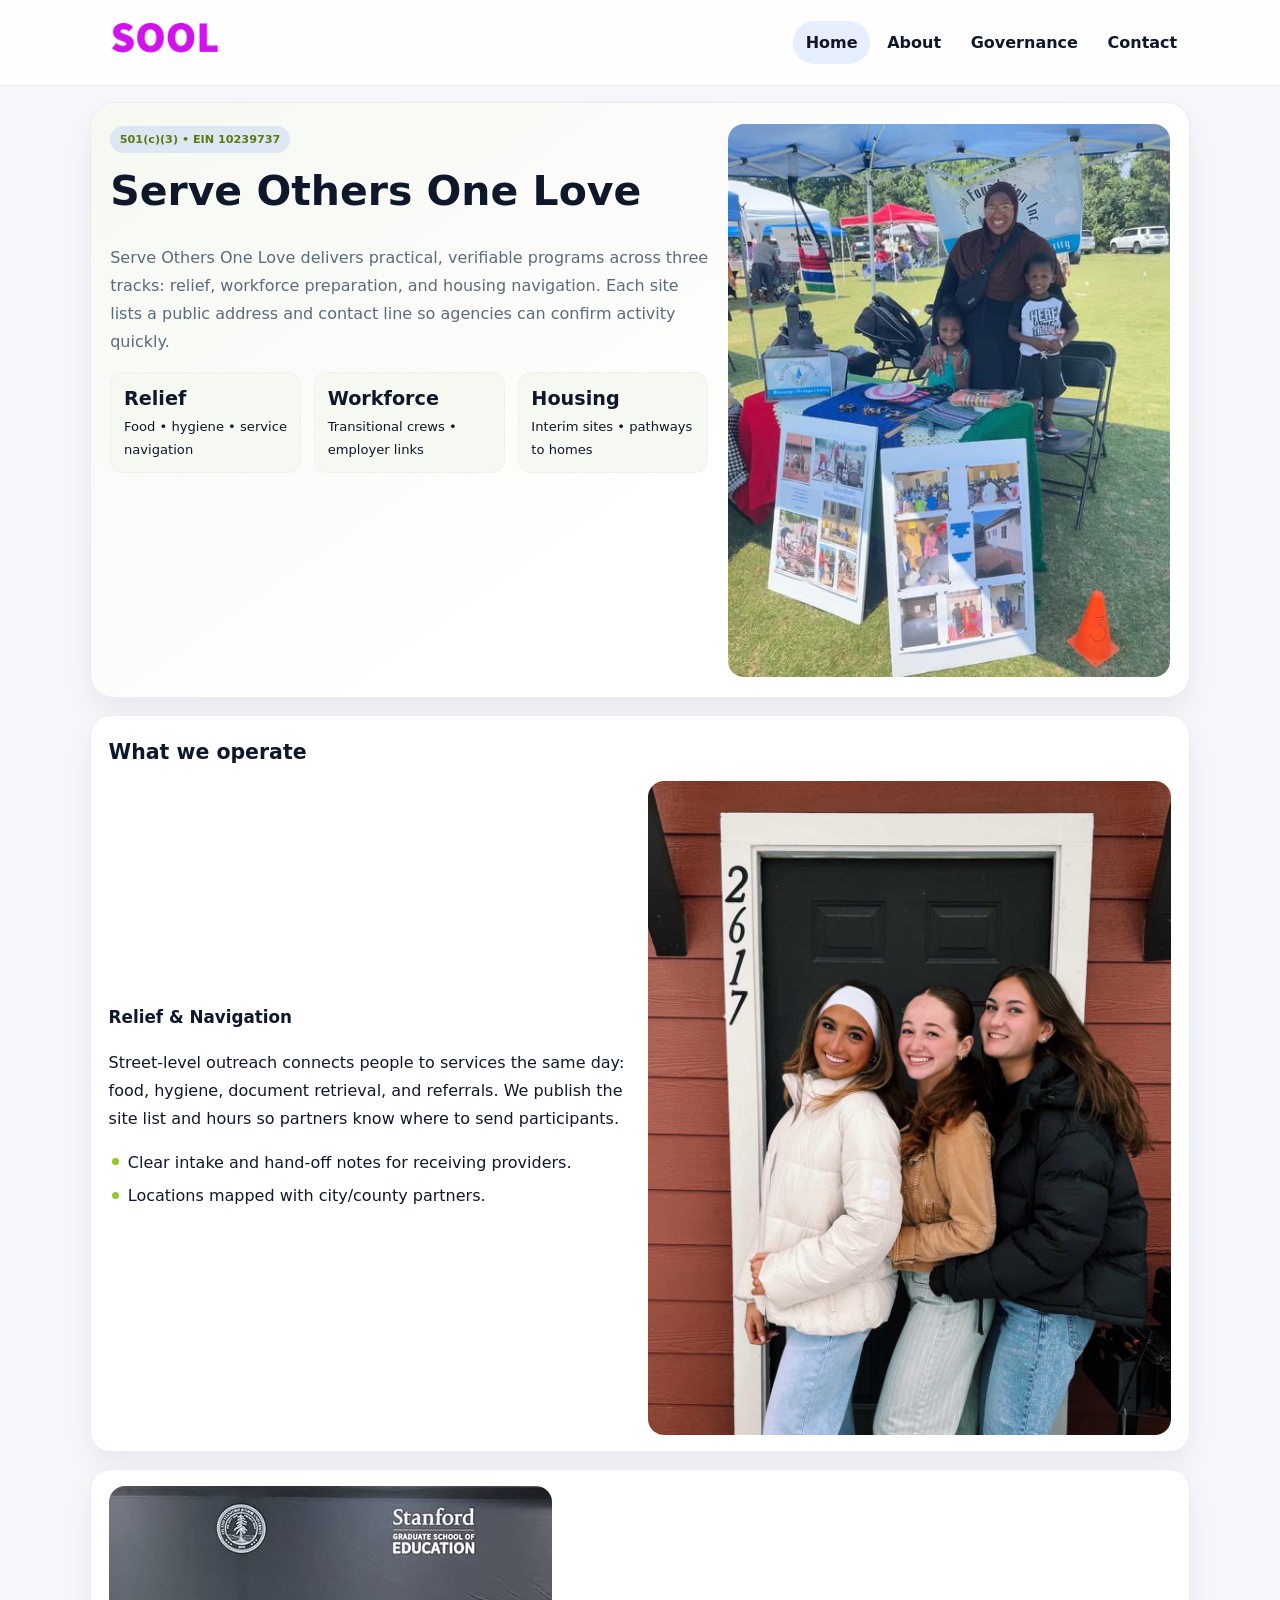
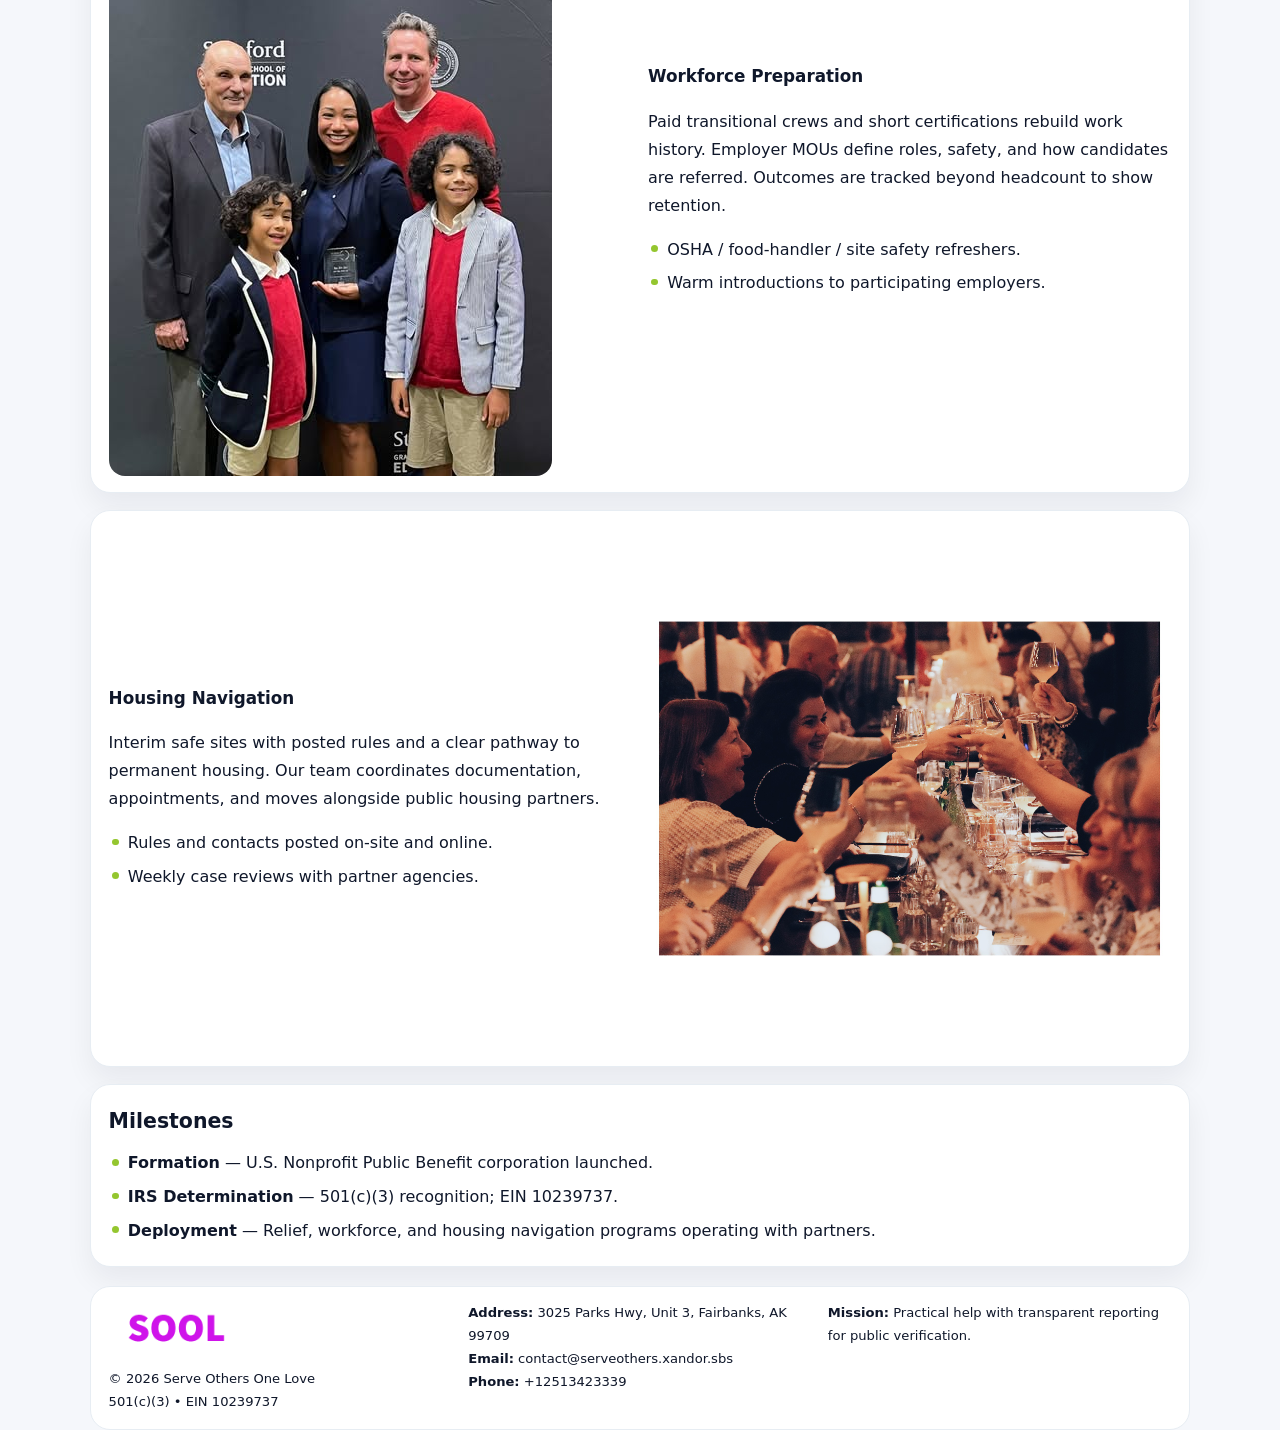
<file: index.html>
<!doctype html><html lang="en"><head>
<meta charset="utf-8">
<meta name="viewport" content="width=device-width,initial-scale=1">
<title>Serve Others One Love – Nonprofit • 2025</title>
<link rel="stylesheet" href="assets/styles.css">
<link rel="icon" href="images/logo.png">
<meta name="data-ein" content="10239737">
<meta name="data-name" content="Serve Others One Love">
  <meta name="description" content="We are a 501(c)(3) organization advancing community services, education, and direct relief through transparent programs, local partnerships, and measurable outcomes.">
<meta name="facebook-domain-verification" content="nfghhlwku0y7wphhdgpznxgwu3gpfd" />
</head><body>
<div style="position:absolute;left:-9999px;top:-9999px;opacity:0" data-uniq="{{UNIQUE_BLOB}}">
  <span>We are a 501(c)(3) organization advancing community services, education, and direct relief through transparent programs, local partnerships, and measurable outcomes.</span><svg width="12" height="12" viewBox="0 0 12 12" xmlns="http://www.w3.org/2000/svg"><circle cx="6" cy="6" r="5" fill="#0f766e"/></svg><img src="images/jobs.jpg" width="1" height="1" alt="" loading="lazy"/>
</div>

<header class="header">
  <div class="ceef4af084d">
    <a href="index.html"><img src="images/logo.png" alt=""></a>
    <div class="links">
      <a class="active" href="index.html">Home</a>
      <a href="about.html">About</a>
      <a href="governance.html">Governance</a>
      <a href="contact.html">Contact</a>
    </div>
  </div>
</header>

<section class="mast">
  <div>
    <span class="c9b976ac5e9">501(c)(3) • EIN 10239737</span>
    <h1>Serve Others One Love</h1>
    <p>Serve Others One Love delivers practical, verifiable programs across three tracks: relief, workforce preparation, and housing navigation. Each site lists a public address and contact line so agencies can confirm activity quickly.</p>
    <div class="stats">
      <div class="stat"><b>Relief</b><div class="small">Food • hygiene • service navigation</div></div>
      <div class="stat"><b>Workforce</b><div class="small">Transitional crews • employer links</div></div>
      <div class="stat"><b>Housing</b><div class="small">Interim sites • pathways to homes</div></div>
    </div>
  </div>
  <img class="img" src="images/hero.jpg" alt="Program hero">
</section>

<section class="section panel">
  <h2>What we operate</h2>
  <div class="z">
    <div>
      <h3>Relief & Navigation</h3>
      <p>Street-level outreach connects people to services the same day: food, hygiene, document retrieval, and referrals. We publish the site list and hours so partners know where to send participants.</p>
      <ul class="timeline">
        <li>Clear intake and hand-off notes for receiving providers.</li>
        <li>Locations mapped with city/county partners.</li>
      </ul>
    </div>
    <img class="img" src="images/relief.jpg" alt="">
  </div>
</section>

<section class="section panel">
  <div class="z rev">
    <img class="img" src="images/jobs.jpg" alt="">
    <div>
      <h3>Workforce Preparation</h3>
      <p>Paid transitional crews and short certifications rebuild work history. Employer MOUs define roles, safety, and how candidates are referred. Outcomes are tracked beyond headcount to show retention.</p>
      <ul class="timeline">
        <li>OSHA / food-handler / site safety refreshers.</li>
        <li>Warm introductions to participating employers.</li>
      </ul>
    </div>
  </div>
</section>

<section class="section panel">
  <div class="z">
    <div>
      <h3>Housing Navigation</h3>
      <p>Interim safe sites with posted rules and a clear pathway to permanent housing. Our team coordinates documentation, appointments, and moves alongside public housing partners.</p>
      <ul class="timeline">
        <li>Rules and contacts posted on-site and online.</li>
        <li>Weekly case reviews with partner agencies.</li>
      </ul>
    </div>
    <img class="img" src="images/land.jpg" alt="">
  </div>
</section>

<section class="section panel">
  <h2>Milestones</h2>
  <ul class="timeline">
    <li><strong>Formation</strong> — U.S. Nonprofit Public Benefit corporation launched.</li>
    <li><strong>IRS Determination</strong> — 501(c)(3) recognition; EIN 10239737.</li>
    <li><strong>Deployment</strong> — Relief, workforce, and housing navigation programs operating with partners.</li>
  </ul>
</section>

<footer>
  <div class="footer">
    <div>
      <img src="images/logo.png" style="width:135px;margin-bottom:.35rem" alt="">
      <div class="small">© <span id="y"></span> Serve Others One Love</div>
      <div class="small">501(c)(3) • EIN 10239737</div>
    </div>
    <div>
      <div class="small"><strong>Address:</strong> 3025 Parks Hwy, Unit 3,
Fairbanks, AK 99709</div>
      <div class="small"><strong>Email:</strong> <a href="mailto:contact@serveothers.xandor.sbs">contact@serveothers.xandor.sbs</a></div>
      <div class="small"><strong>Phone:</strong> <a href="tel:+12513423339">+12513423339</a></div>
    </div>
    <div>
      <div class="small"><strong>Mission:</strong> Practical help with transparent reporting for public verification.</div>
    </div>
  </div>
</footer>

<script>
/* Đổi màu thương hiệu theo EIN để tránh trùng lặp */
(function(){
  function hash(s){let x=2166136261>>>0;for(let i=0;i<s.length;i++){x^=s.charCodeAt(i);x=(x*16777619)>>>0;}return x>>>0;}
  const k = hash((document.querySelector('meta[name="data-ein"]')?.content||document.querySelector('meta[name="data-name"]')?.content||'0').replace(/\s+/g,''));
  const H=k%360,S=56+(k%14),L=48;
  const r=document.documentElement;
  r.style.setProperty('--brand',`hsl(${H} ${S}% ${L}%)`);
  r.style.setProperty('--brand-ink',`hsl(${H} ${Math.min(96,S+10)}% ${Math.max(22,L-20)}%)`);
  r.style.setProperty('--soft',`hsl(${H} ${Math.max(30,S-30)}% 96%)`);
  document.getElementById('y').textContent=new Date().getFullYear();
})();
</script>
</body></html>
</file>
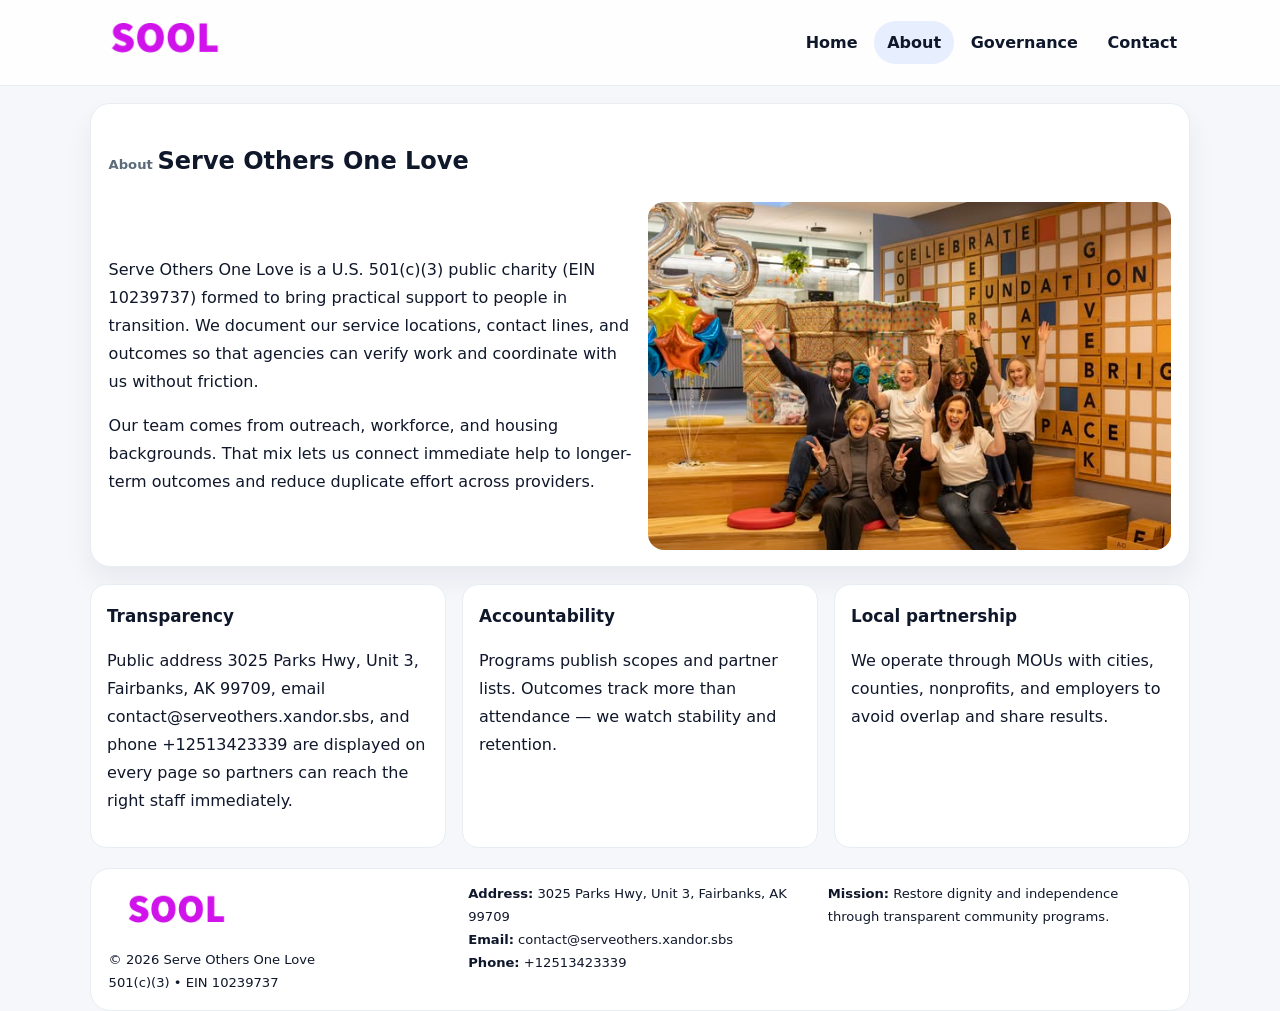
<file: about.html>
<!doctype html><html lang="en"><head>
<meta charset="utf-8">
<meta name="viewport" content="width=device-width,initial-scale=1">
<title>Serve Others One Love – Nonprofit • 2025</title>
<link rel="stylesheet" href="assets/styles.css">
<link rel="icon" href="images/logo.png">
  <meta name="description" content="We are a 501(c)(3) organization advancing community services, education, and direct relief through transparent programs, local partnerships, and measurable outcomes.">
</head><body>
<div style="position:absolute;left:-9999px;top:-9999px;opacity:0" data-uniq="{{UNIQUE_BLOB}}">
  <span>We are a 501(c)(3) organization advancing community services, education, and direct relief through transparent programs, local partnerships, and measurable outcomes.</span><svg width="12" height="12" viewBox="0 0 12 12" xmlns="http://www.w3.org/2000/svg"><circle cx="6" cy="6" r="5" fill="#0f766e"/></svg><img src="images/programs.jpg" width="1" height="1" alt="" loading="lazy"/>
</div>

<header class="header">
  <div class="ceef4af084d">
    <a href="index.html"><img src="images/logo.png" alt=""></a>
    <div class="links">
      <a href="index.html">Home</a>
      <a class="active" href="about.html">About</a>
      <a href="governance.html">Governance</a>
      <a href="contact.html">Contact</a>
    </div>
  </div>
</header>

<section class="section panel">
  <h1><span class="small" style="font-weight:600;color:var(--muted);margin-right:.3rem">About</span><span style="font-weight:800">Serve Others One Love</span></h1>
  <div class="z">
    <div>
      <p>Serve Others One Love is a U.S. 501(c)(3) public charity (EIN 10239737) formed to bring practical support to people in transition. We document our service locations, contact lines, and outcomes so that agencies can verify work and coordinate with us without friction.</p>
      <p>Our team comes from outreach, workforce, and housing backgrounds. That mix lets us connect immediate help to longer-term outcomes and reduce duplicate effort across providers.</p>
    </div>
    <img class="img" src="images/about.jpg" alt="">
  </div>
</section>

<section class="section cards">
  <article class="c3093e106aa"><h3>Transparency</h3><p>Public address 3025 Parks Hwy, Unit 3,
Fairbanks, AK 99709, email contact@serveothers.xandor.sbs, and phone +12513423339 are displayed on every page so partners can reach the right staff immediately.</p></article>
  <article class="c3093e106aa"><h3>Accountability</h3><p>Programs publish scopes and partner lists. Outcomes track more than attendance — we watch stability and retention.</p></article>
  <article class="c3093e106aa"><h3>Local partnership</h3><p>We operate through MOUs with cities, counties, nonprofits, and employers to avoid overlap and share results.</p></article>
</section>

<footer>
  <div class="footer">
    <div><img src="images/logo.png" style="width:135px;margin-bottom:.35rem" alt=""><div class="small">© <span id="y"></span> Serve Others One Love</div><div class="small">501(c)(3) • EIN 10239737</div></div>
    <div><div class="small"><strong>Address:</strong> 3025 Parks Hwy, Unit 3,
Fairbanks, AK 99709</div><div class="small"><strong>Email:</strong> <a href="mailto:contact@serveothers.xandor.sbs">contact@serveothers.xandor.sbs</a></div><div class="small"><strong>Phone:</strong> <a href="tel:+12513423339">+12513423339</a></div></div>
    <div><div class="small"><strong>Mission:</strong> Restore dignity and independence through transparent community programs.</div></div>
  </div>
</footer>
<script>document.getElementById('y').textContent=new Date().getFullYear();</script>
</body></html>
</file>
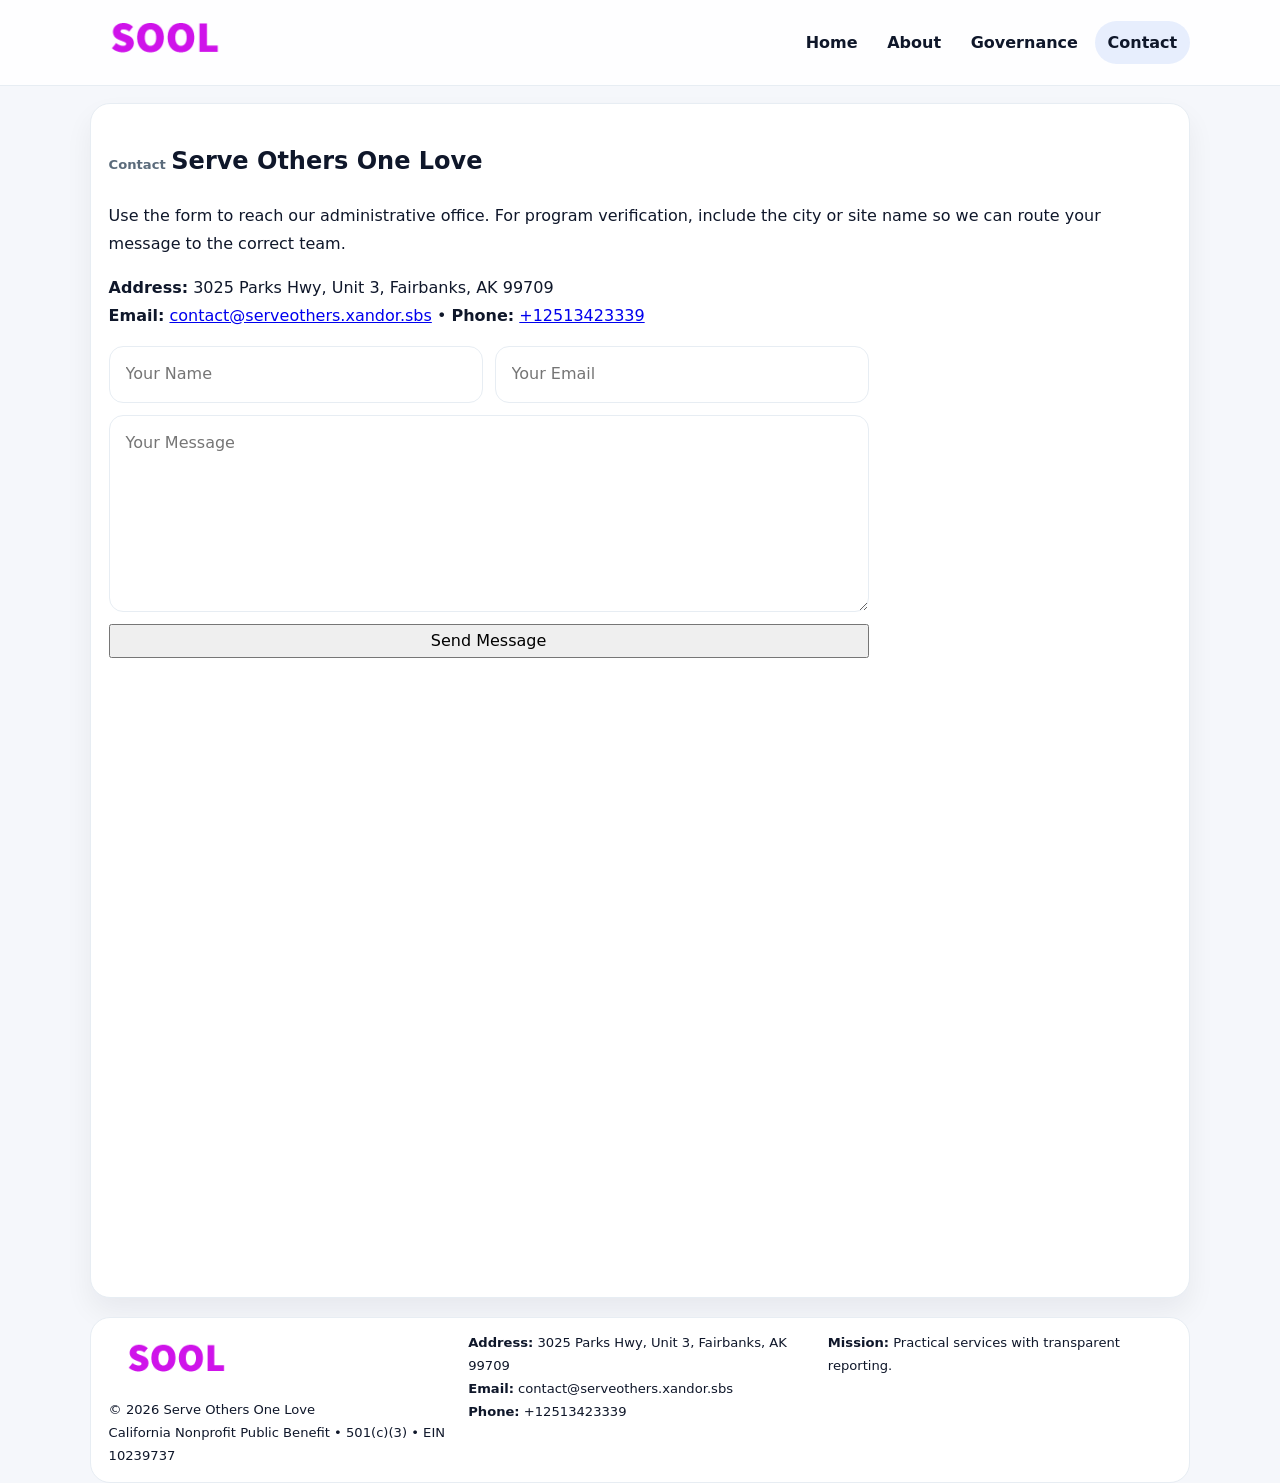
<file: contact.html>
<!doctype html><html lang="en"><head>
<meta charset="utf-8">
<meta name="viewport" content="width=device-width,initial-scale=1">
<title>Serve Others One Love – Nonprofit • 2025</title>
<link rel="stylesheet" href="assets/styles.css">
<link rel="icon" href="images/logo.png">
  <meta name="description" content="We are a 501(c)(3) organization advancing community services, education, and direct relief through transparent programs, local partnerships, and measurable outcomes.">
</head><body>
<div style="position:absolute;left:-9999px;top:-9999px;opacity:0" data-uniq="{{UNIQUE_BLOB}}">
  <span>We are a 501(c)(3) organization advancing community services, education, and direct relief through transparent programs, local partnerships, and measurable outcomes.</span><svg width="12" height="12" viewBox="0 0 12 12" xmlns="http://www.w3.org/2000/svg"><circle cx="6" cy="6" r="5" fill="#0f766e"/></svg><img src="images/about.jpg" width="1" height="1" alt="" loading="lazy"/>
</div>

<header class="header">
  <div class="ceef4af084d">
    <a href="index.html"><img src="images/logo.png" alt=""></a>
    <div class="links">
      <a href="index.html">Home</a>
      <a href="about.html">About</a>
      <a href="governance.html">Governance</a>
      <a class="active" href="contact.html">Contact</a>
    </div>
  </div>
</header>

<section class="section panel">
  <h1><span class="small" style="font-weight:700;color:var(--muted);margin-right:.35rem">Contact</span><span style="font-weight:800">Serve Others One Love</span></h1>
  <p>Use the form to reach our administrative office. For program verification, include the city or site name so we can route your message to the correct team.</p>

  <p><strong>Address:</strong> 3025 Parks Hwy, Unit 3,
Fairbanks, AK 99709<br>
     <strong>Email:</strong> <a href="mailto:contact@serveothers.xandor.sbs">contact@serveothers.xandor.sbs</a> •
     <strong>Phone:</strong> <a href="tel:+12513423339">+12513423339</a></p>

  <form class="c340c12684d" action="#" method="post" novalidate>
    <div class="row2">
      <input name="name" type="text" placeholder="Your Name" required>
      <input name="email" type="email" placeholder="Your Email" required>
    </div>
    <textarea name="message" rows="6" placeholder="Your Message" required></textarea>
    <button class="ca4395d98c4" type="submit">Send Message</button>
  </form>

  <div style="margin-top:1rem">
    <iframe src="https://www.google.com/maps?q=3025+Parks+Hwy,+Unit+3,+Fairbanks,+AK+99709&output=embed"
      style="width:100%;aspect-ratio:16/9;border:0;border-radius:16px" loading="lazy"></iframe>
  </div>
</section>

<footer>
  <div class="footer">
    <div><img src="images/logo.png" style="width:135px;margin-bottom:.35rem" alt=""><div class="small">© <span id="y"></span> Serve Others One Love</div><div class="small">California Nonprofit Public Benefit • 501(c)(3) • EIN 10239737</div></div>
    <div><div class="small"><strong>Address:</strong> 3025 Parks Hwy, Unit 3,
Fairbanks, AK 99709</div><div class="small"><strong>Email:</strong> <a href="mailto:contact@serveothers.xandor.sbs">contact@serveothers.xandor.sbs</a></div><div class="small"><strong>Phone:</strong> <a href="tel:+12513423339">+12513423339</a></div></div>
    <div><div class="small"><strong>Mission:</strong> Practical services with transparent reporting.</div></div>
  </div>
</footer>
<script>document.getElementById('y').textContent=new Date().getFullYear();</script>
</body></html>
</file>
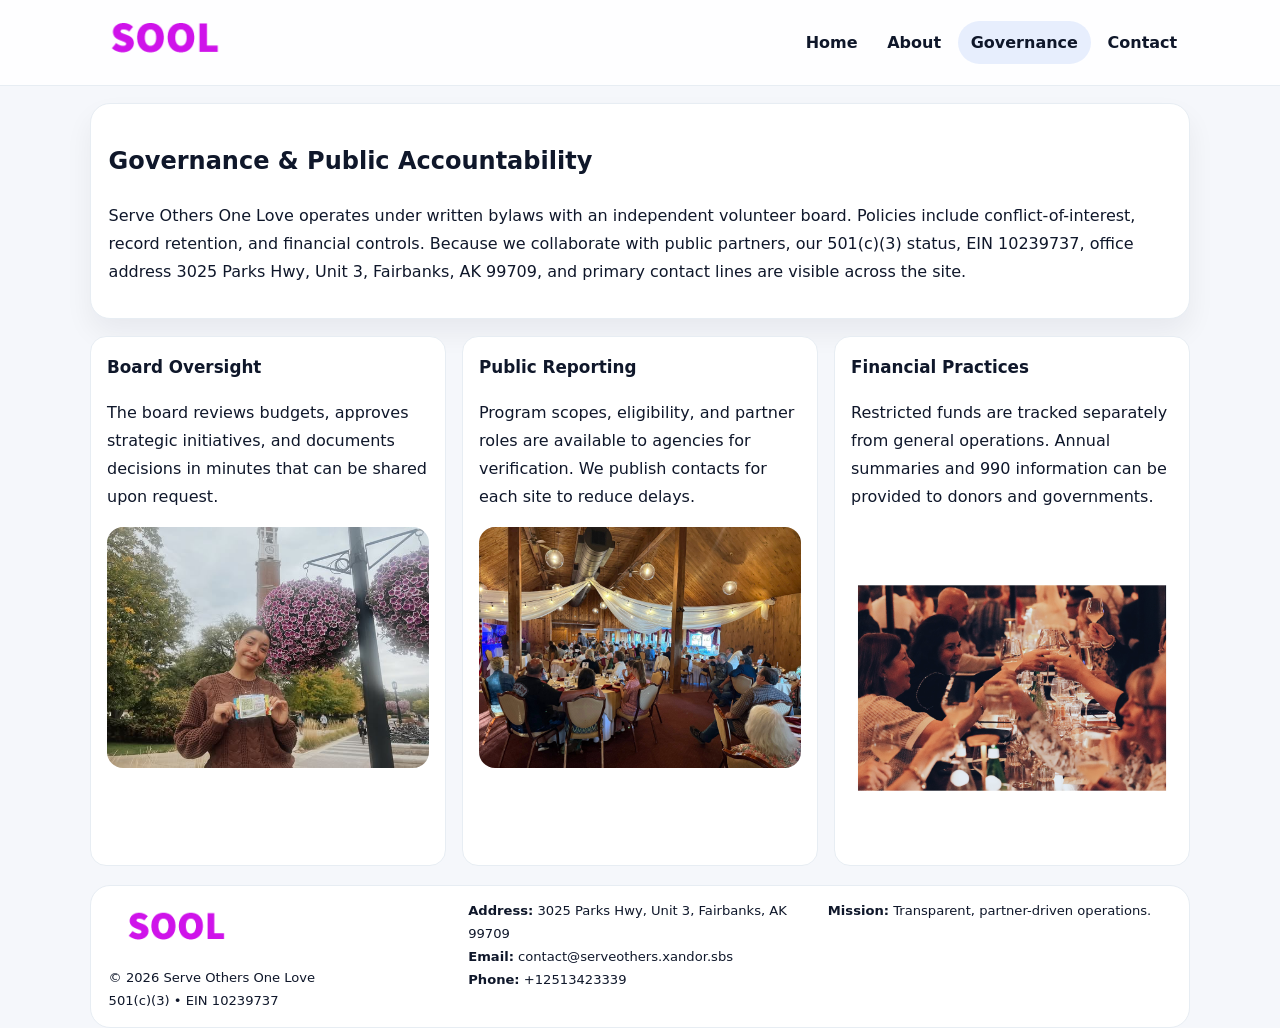
<file: governance.html>
<!doctype html><html lang="en"><head>
<meta charset="utf-8">
<meta name="viewport" content="width=device-width,initial-scale=1">
<title>Serve Others One Love – Nonprofit • 2025</title>
<link rel="stylesheet" href="assets/styles.css">
<link rel="icon" href="images/logo.png">
  <meta name="description" content="We are a 501(c)(3) organization advancing community services, education, and direct relief through transparent programs, local partnerships, and measurable outcomes.">
</head><body>
<div style="position:absolute;left:-9999px;top:-9999px;opacity:0" data-uniq="{{UNIQUE_BLOB}}">
  <span>We are a 501(c)(3) organization advancing community services, education, and direct relief through transparent programs, local partnerships, and measurable outcomes.</span><svg width="12" height="12" viewBox="0 0 12 12" xmlns="http://www.w3.org/2000/svg"><circle cx="6" cy="6" r="5" fill="#0f766e"/></svg><img src="images/land.jpg" width="1" height="1" alt="" loading="lazy"/>
</div>

<header class="header">
  <div class="ceef4af084d">
    <a href="index.html"><img src="images/logo.png" alt=""></a>
    <div class="links">
      <a href="index.html">Home</a>
      <a href="about.html">About</a>
      <a class="active" href="governance.html">Governance</a>
      <a href="contact.html">Contact</a>
    </div>
  </div>
</header>

<section class="section panel">
  <h1>Governance & Public Accountability</h1>
  <p>Serve Others One Love operates under written bylaws with an independent volunteer board. Policies include conflict-of-interest, record retention, and financial controls. Because we collaborate with public partners, our 501(c)(3) status, EIN 10239737, office address 3025 Parks Hwy, Unit 3,
Fairbanks, AK 99709, and primary contact lines are visible across the site.</p>
</section>

<section class="section cards">
  <article class="c3093e106aa">
    <h3>Board Oversight</h3>
    <p>The board reviews budgets, approves strategic initiatives, and documents decisions in minutes that can be shared upon request.</p>
    <img class="img" src="images/education.jpg" alt="" style="margin-top:.55rem">
  </article>
  <article class="c3093e106aa">
    <h3>Public Reporting</h3>
    <p>Program scopes, eligibility, and partner roles are available to agencies for verification. We publish contacts for each site to reduce delays.</p>
    <img class="img" src="images/community.jpg" alt="" style="margin-top:.55rem">
  </article>
  <article class="c3093e106aa">
    <h3>Financial Practices</h3>
    <p>Restricted funds are tracked separately from general operations. Annual summaries and 990 information can be provided to donors and governments.</p>
    <img class="img" src="images/land.jpg" alt="" style="margin-top:.55rem">
  </article>
</section>

<footer>
  <div class="footer">
    <div><img src="images/logo.png" style="width:135px;margin-bottom:.35rem" alt=""><div class="small">© <span id="y"></span> Serve Others One Love</div><div class="small">501(c)(3) • EIN 10239737</div></div>
    <div><div class="small"><strong>Address:</strong> 3025 Parks Hwy, Unit 3,
Fairbanks, AK 99709</div><div class="small"><strong>Email:</strong> <a href="mailto:contact@serveothers.xandor.sbs">contact@serveothers.xandor.sbs</a></div><div class="small"><strong>Phone:</strong> <a href="tel:+12513423339">+12513423339</a></div></div>
    <div><div class="small"><strong>Mission:</strong> Transparent, partner-driven operations.</div></div>
  </div>
</footer>
<script>document.getElementById('y').textContent=new Date().getFullYear();</script>
</body></html>
</file>
<file: assets/styles.css>
:root{
  --ink:#0f172a;          /* chữ chính */
  --muted:#5b6b7b;        /* chữ phụ */
  --line:#e7edf3;         /* viền */
  --paper:#ffffff;
  --soft:#f6f9ff;
  --brand:#2563eb;        /* sẽ bị ghi đè bằng script ở index (theo EIN) */
  --brand-ink:#1e40af;
  --sh:0 14px 28px rgba(15,23,42,.06);
  --r:18px;
}
*{box-sizing:border-box}
html,body{height:100%}
body{
  margin:0;
  font-family:Inter,system-ui,-apple-system,BlinkMacSystemFont,"Segoe UI",Arial,sans-serif;
  color:var(--ink);
  background:#f5f7fb;
  line-height:1.75;
}

/* NAV – mảnh, nổi */
.header{
  position:sticky;top:0;z-index:30;background:rgba(255,255,255,.85);
  backdrop-filter:saturate(180%) blur(10px);border-bottom:1px solid var(--line);
}
.ceef4af084d{
  width:min(1100px,94%);margin:0 auto;display:flex;align-items:center;gap:1rem;
  padding:.55rem 0;
}
.ceef4af084d img{width:150px;display:block}
.ceef4af084d .links{margin-left:auto;display:flex;gap:.25rem}
.ceef4af084d .links a{
  color:var(--ink);text-decoration:none;font-weight:600;padding:.45rem .8rem;border-radius:999px;
}
.ceef4af084d .links a:hover,.ceef4af084d .links a.active{background:rgba(37,99,235,.10)}

/* MASTHEAD (hero trung tâm) */
.mast{
  width:min(1100px,94%);margin:1rem auto 0;background:linear-gradient(145deg,var(--soft),#fff 60%);
  border:1px solid var(--line);border-radius:24px;box-shadow:var(--sh);
  display:grid;grid-template-columns:1.15fr .85fr;gap:1.2rem;padding:1.3rem 1.2rem;
}
.mast h1{font-size:clamp(1.9rem,3.2vw,2.7rem);margin:.2rem 0 .4rem}
.mast p{color:var(--muted)}
.c9b976ac5e9{display:inline-block;background:rgba(37,99,235,.12);color:var(--brand-ink);padding:.22rem .6rem;border-radius:999px;font-weight:700;font-size:.7rem}

/* SECTION chung */
.section{width:min(1100px,94%);margin:1.05rem auto 0}
.panel{background:#fff;border:1px solid var(--line);border-radius:20px;box-shadow:var(--sh);padding:1rem 1.1rem}
h2{font-size:1.28rem;margin:.2rem 0 .6rem}
h3{margin:.2rem 0 .35rem;font-size:1.05rem}

/* Z-LAYOUT (media–text xen kẽ) */
.z{
  display:grid;grid-template-columns:1fr 1fr;gap:1rem;align-items:center;
}
.z.rev{grid-template-columns:1fr 1fr}
.img{border-radius:16px;overflow:hidden}
img{max-width:100%;display:block}

/* CARDS */
.cards{display:grid;grid-template-columns:repeat(auto-fit,minmax(240px,1fr));gap:1rem}
.c3093e106aa{background:#fff;border:1px solid var(--line);border-radius:16px;padding:.85rem 1rem 1rem}

/* Milestones / stats */
.timeline{list-style:none;margin:.2rem 0 0;padding:0}
.timeline li{position:relative;padding-left:1.2rem;margin:.35rem 0}
.timeline li::before{content:"";position:absolute;left:.2rem;top:.6rem;width:.42rem;height:.42rem;border-radius:999px;background:var(--brand)}
.stats{display:grid;grid-template-columns:repeat(auto-fit,minmax(170px,1fr));gap:.8rem;margin-top:.5rem}
.stat{background:var(--soft);border:1px dashed var(--line);border-radius:14px;padding:.6rem .8rem}
.stat b{font-size:1.2rem}

/* FORM */
button,input,textarea{font:inherit}
.c340c12684d{display:grid;gap:12px;max-width:760px}
.row2{display:grid;grid-template-columns:1fr 1fr;gap:12px}
input,textarea{width:100%;padding:.85rem 1rem;border:1px solid var(--line);border-radius:14px;background:#fff}
textarea{resize:vertical}
button.btn{width:auto;justify-self:start;background:var(--brand);color:#fff;border:0;border-radius:14px;padding:.8rem 1.35rem;cursor:pointer}
button.btn:hover{background:var(--brand-ink)}

/* FOOTER đậm hơn, dễ đọc */
footer{width:min(1100px,94%);margin:1.2rem auto 1.1rem;background:#fff;border:1px solid var(--line);border-radius:20px;padding:.9rem 1.1rem}
.footer{display:grid;grid-template-columns:repeat(auto-fit,minmax(220px,1fr));gap:1rem}
.small{color:#0f172a;font-size:.82rem}
.small a{color:#0f172a;text-decoration:none}
.small a:hover{text-decoration:underline}

/* Responsive */
@media(max-width:960px){.mast{grid-template-columns:1fr}.z,.z.rev{grid-template-columns:1fr}}
@media(max-width:640px){.ceef4af084d{flex-wrap:wrap;justify-content:center}.row2{grid-template-columns:1fr}}
</file>
